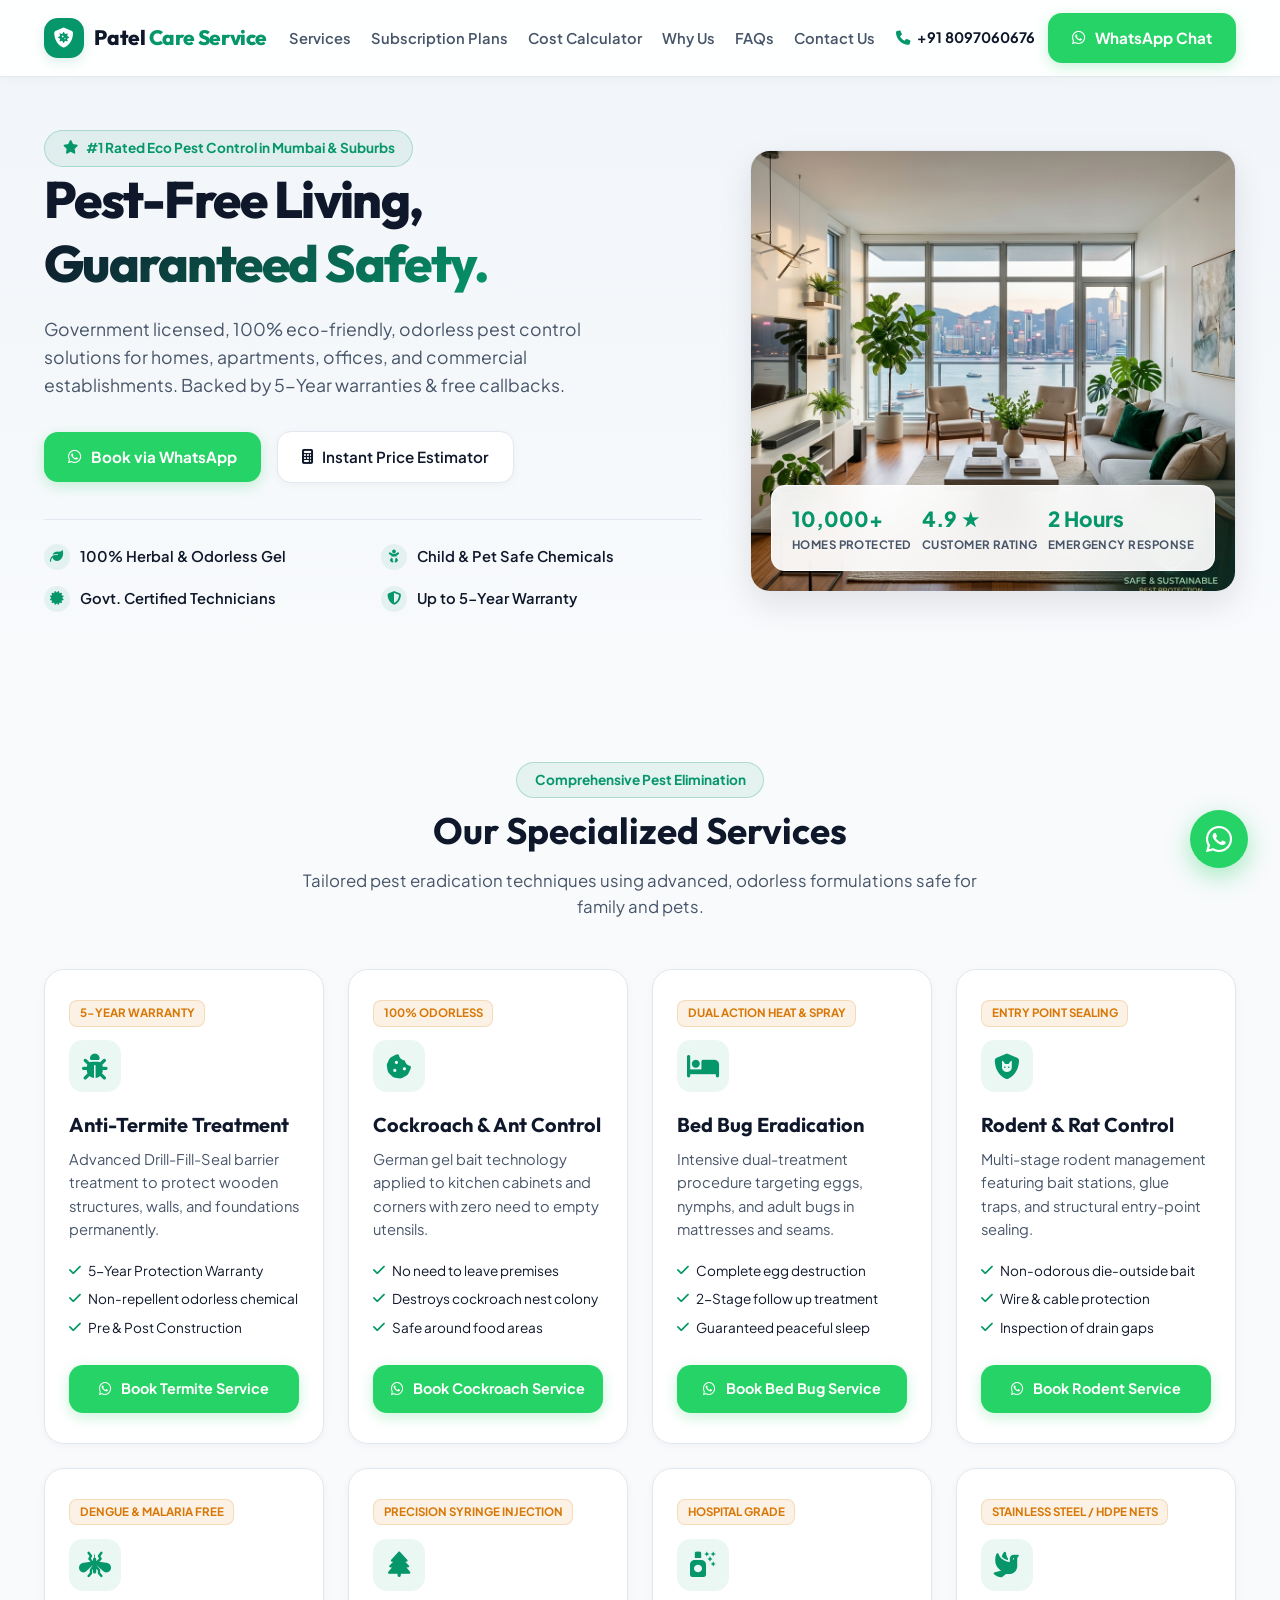
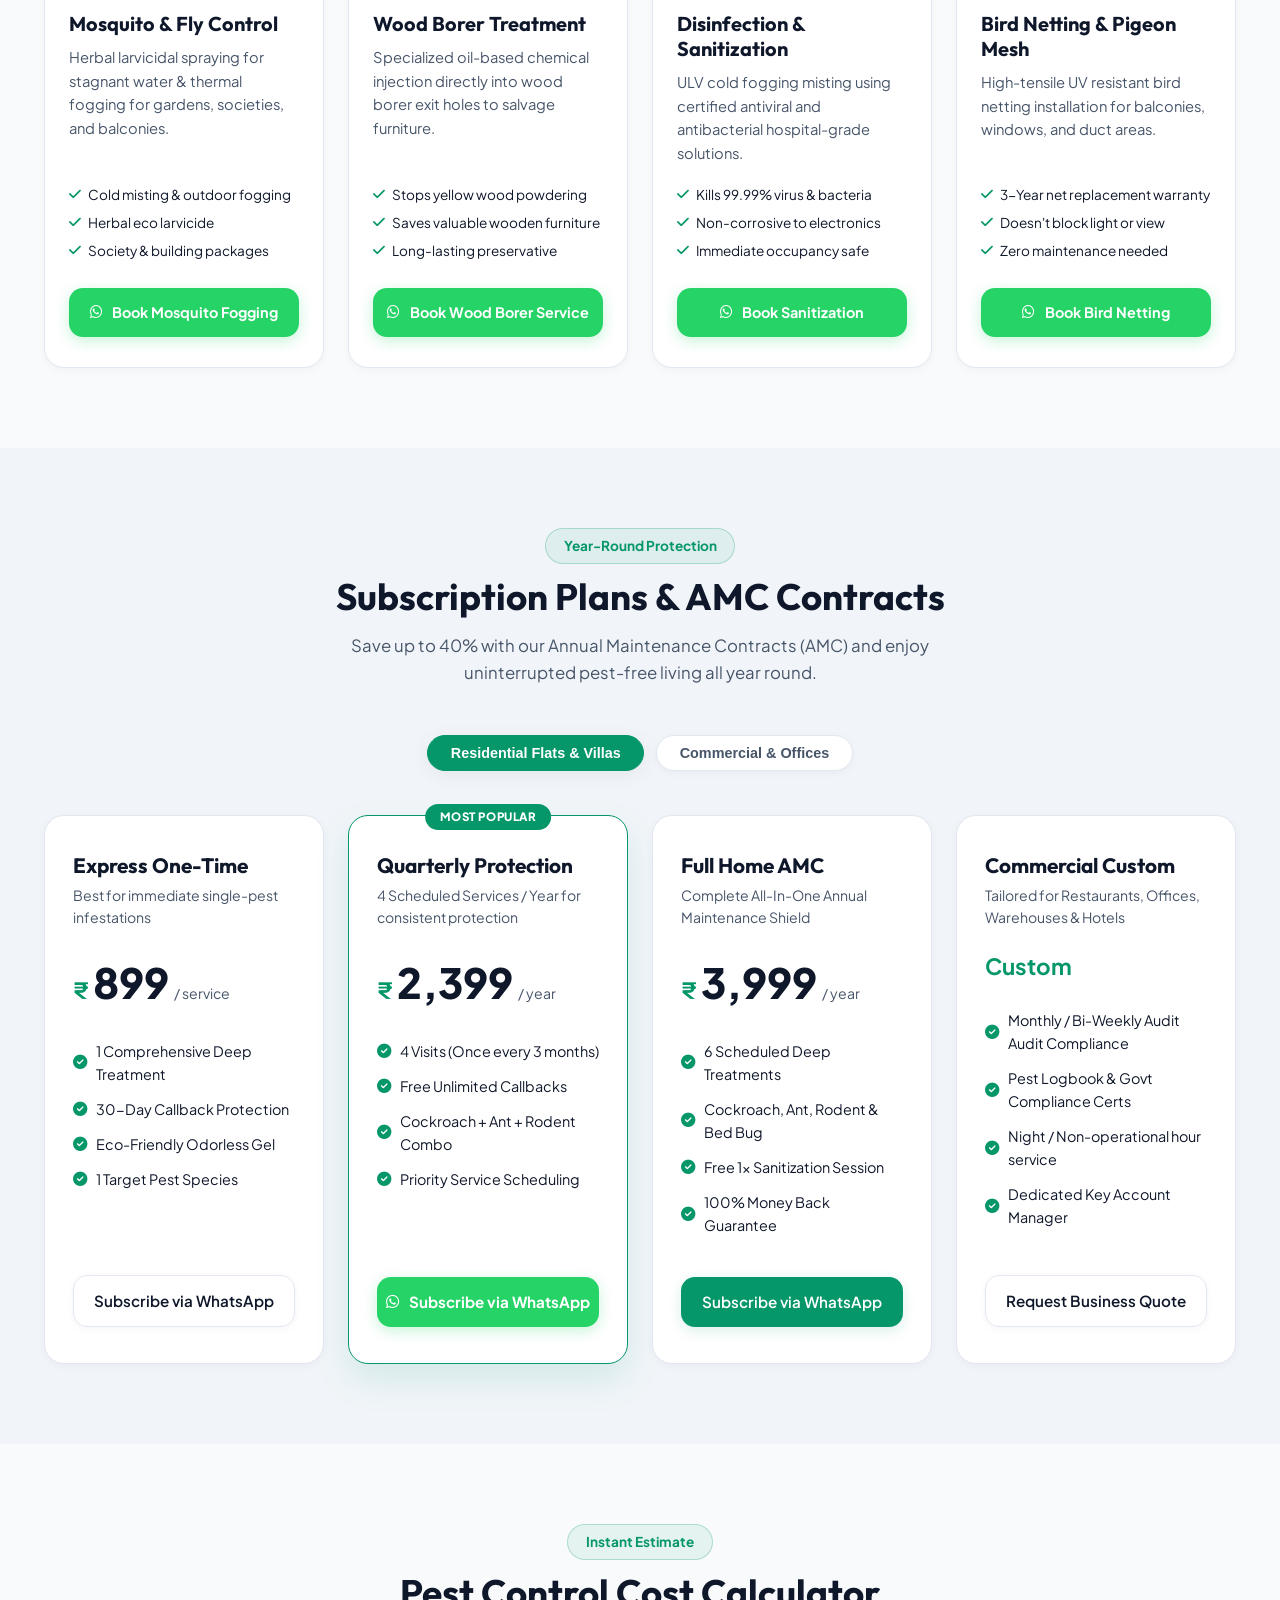
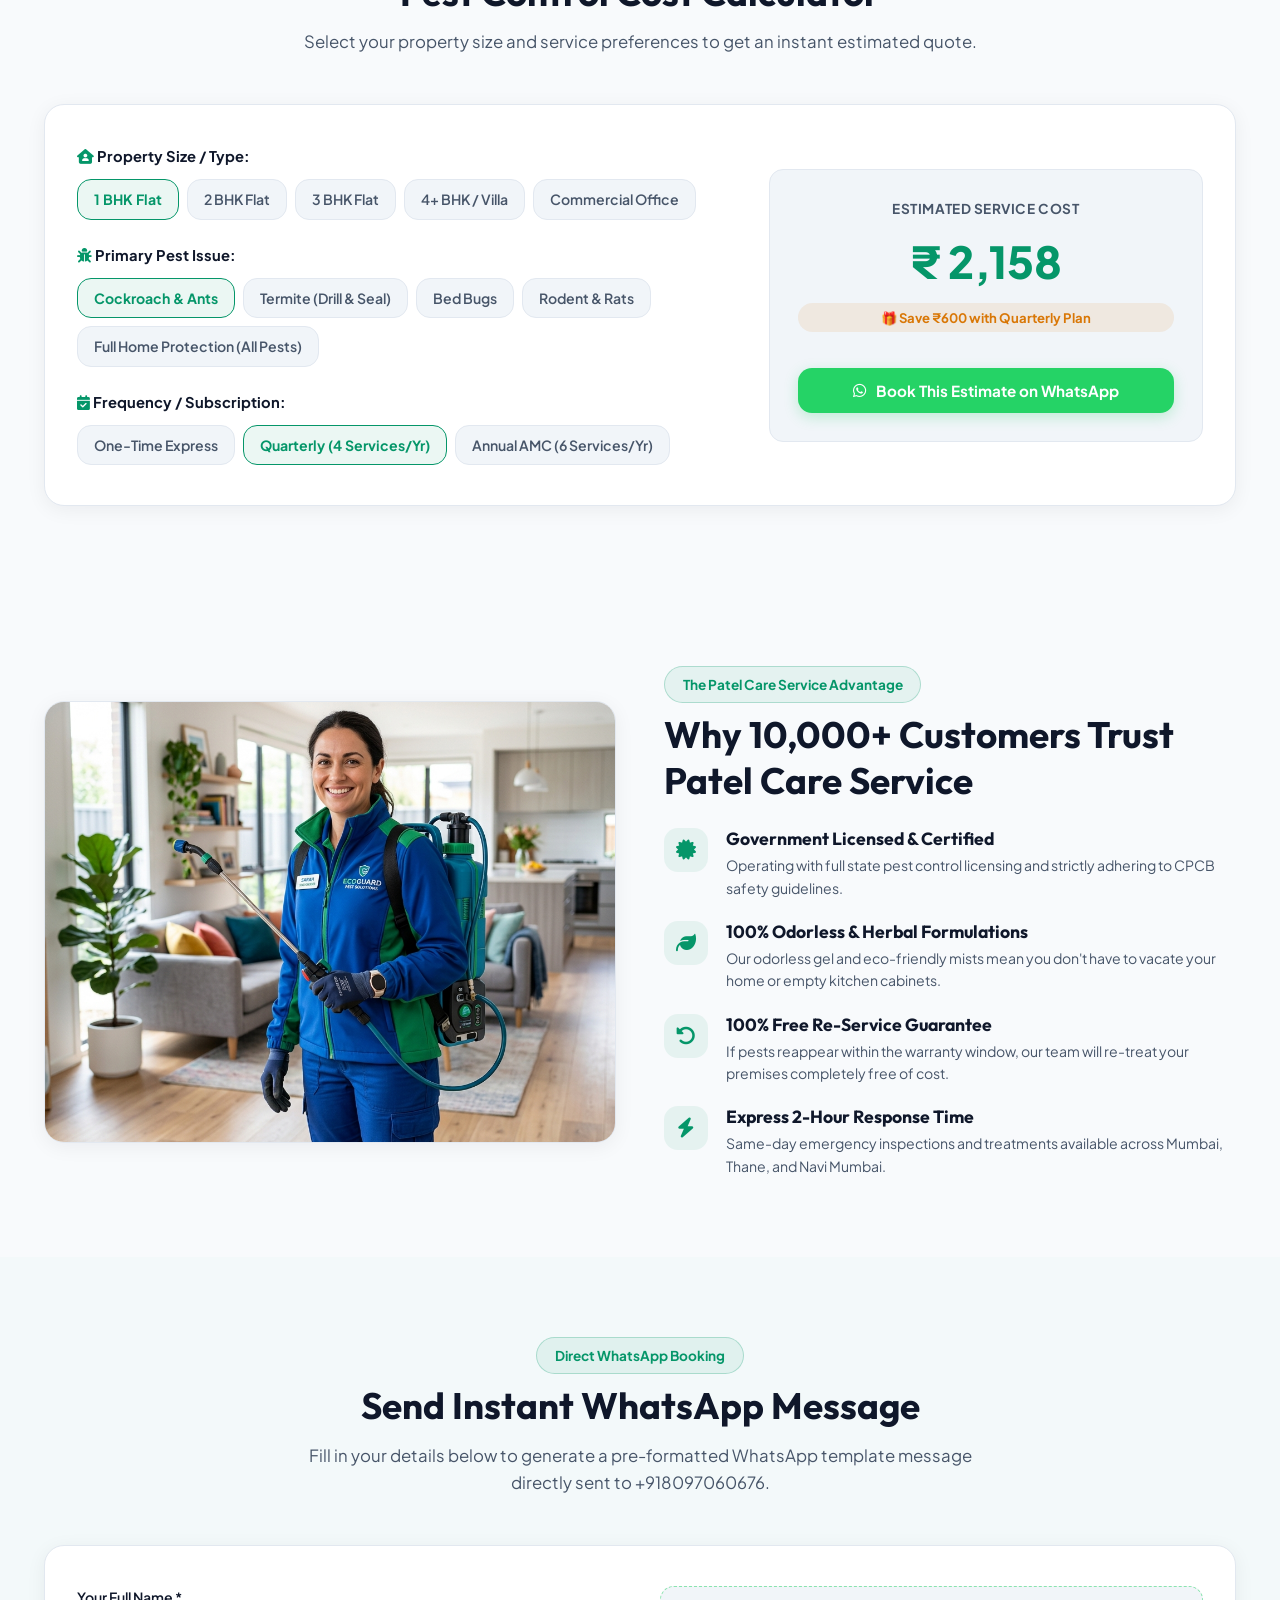
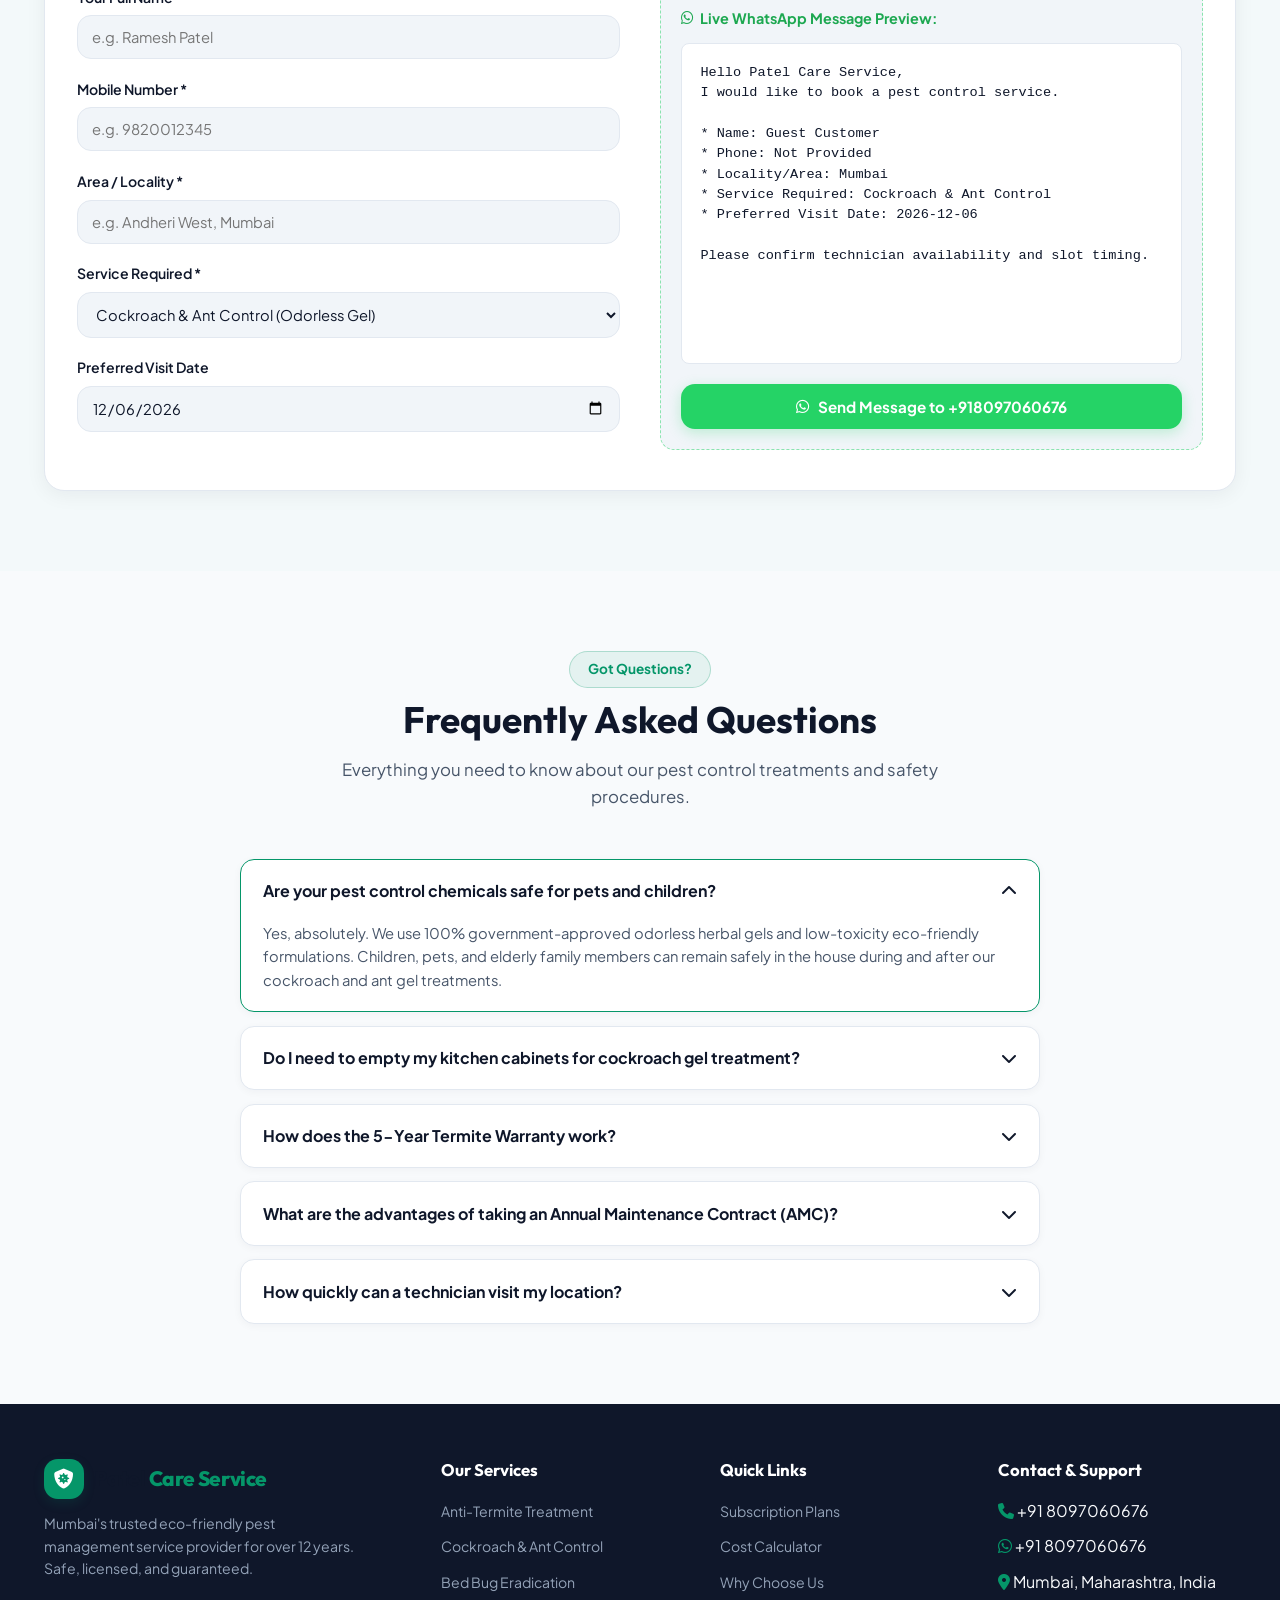
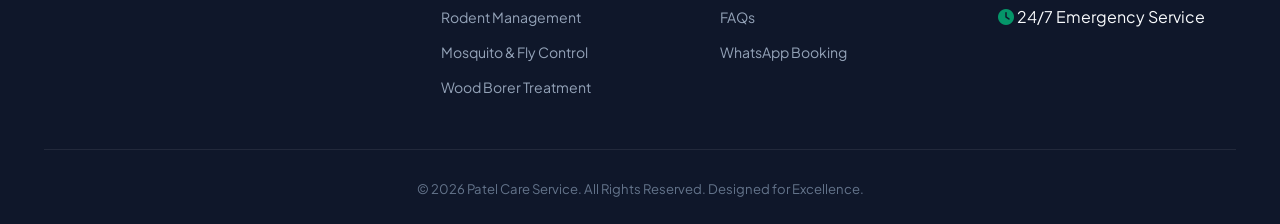
<file: index.html>
<!DOCTYPE html>
<html lang="en">
<head>
  <meta charset="UTF-8">
  <meta name="viewport" content="width=device-width, initial-scale=1.0">
  <title>Patel Care Service | Govt Licensed Eco-Friendly Pest Control & AMC Services</title>
  <meta name="description" content="Patel Care Service provides 100% safe, odorless, and eco-friendly pest control services for home and commercial premises. Termite, Cockroach, Bed Bug, Rodent & AMC Subscription plans. Contact +918097060676.">

  <!-- Favicon -->
  <link rel="icon" type="image/png" href="assets/favicon.png">
  <link rel="apple-touch-icon" href="assets/favicon.png">

  <!-- Open Graph Meta Tags for WhatsApp & Social Link Sharing -->
  <meta property="og:type" content="website">
  <meta property="og:url" content="https://patel-pest-service.vercel.app/">
  <meta property="og:title" content="Patel Care Service | Govt Licensed Eco-Friendly Pest Services">
  <meta property="og:description" content="100% Herbal & Odorless Pest Control for Homes & Commercial Premises. Anti-Termite, Cockroach, Bed Bug, Rodent & AMC Subscription plans. Contact +91 8097060676.">
  <meta property="og:image" content="https://patel-pest-service.vercel.app/assets/og-preview.png">
  <meta property="og:image:secure_url" content="https://patel-pest-service.vercel.app/assets/og-preview.png">
  <meta property="og:image:type" content="image/png">
  <meta property="og:image:width" content="1200">
  <meta property="og:image:height" content="630">
  <meta property="og:site_name" content="Patel Care Service">

  <!-- Twitter Meta Tags -->
  <meta name="twitter:card" content="summary_large_image">
  <meta name="twitter:domain" content="patel-pest-service.vercel.app">
  <meta name="twitter:url" content="https://patel-pest-service.vercel.app/">
  <meta name="twitter:title" content="Patel Care Service | Govt Licensed Eco-Friendly Pest Services">
  <meta name="twitter:description" content="100% Herbal & Odorless Pest Control for Homes & Offices. Termite, Cockroach, Bed Bug, Rodent & AMC Subscription plans. Contact +91 8097060676.">
  <meta name="twitter:image" content="https://patel-pest-service.vercel.app/assets/og-preview.png">

  <link rel="stylesheet" href="styles.css">
  <!-- Font Awesome Icons -->
  <link rel="stylesheet" href="https://cdnjs.cloudflare.com/ajax/libs/font-awesome/6.4.0/css/all.min.css">
</head>
<body>

  <!-- Floating WhatsApp CTA -->
  <a href="https://wa.me/918097060676?text=Hi%20Patel%20Care%20Service%2C%20I%20need%20an%20urgent%20pest%20control%20inspection." 
     target="_blank" 
     rel="noopener noreferrer" 
     class="whatsapp-float" 
     id="floatingWhatsappBtn"
     aria-label="Chat on WhatsApp">
    <i class="fa-brands fa-whatsapp"></i>
  </a>

  <!-- Header Navigation -->
  <header class="header" id="header">
    <div class="container header-container">
      <a href="#" class="brand">
        <div class="brand-icon">
          <i class="fa-solid fa-shield-virus"></i>
        </div>
        <div class="brand-name">
          Patel <span class="text-emerald">Care Service</span>
        </div>
      </a>

      <nav>
        <ul class="nav-menu" id="navMenu">
          <li><a href="#services" class="nav-link">Services</a></li>
          <li><a href="#pricing" class="nav-link">Subscription Plans</a></li>
          <li><a href="#estimator" class="nav-link">Cost Calculator</a></li>
          <li><a href="#why-us" class="nav-link">Why Us</a></li>
          <li><a href="#faqs" class="nav-link">FAQs</a></li>
          <li><a href="#contact" class="nav-link">Contact Us</a></li>
          <li class="mobile-only-cta" style="margin-top: 0.5rem; display: none;">
            <a href="tel:+918097060676" class="btn btn-secondary" style="width: 100%; text-align: center;">
              <i class="fa-solid fa-phone text-emerald"></i> Call +91 8097060676
            </a>
          </li>
        </ul>
      </nav>

      <div class="header-actions">
        <a href="tel:+918097060676" class="phone-link">
          <i class="fa-solid fa-phone text-emerald"></i>
          <span>+91 8097060676</span>
        </a>
        <a href="https://wa.me/918097060676?text=Hello%20Patel%20Care%20Service%2C%20I%20would%20like%20to%20inquire%20about%20your%20services." 
           target="_blank" 
           rel="noopener noreferrer" 
           class="btn btn-whatsapp" 
           id="headerWhatsappBtn">
          <i class="fa-brands fa-whatsapp"></i>
          <span>WhatsApp Chat</span>
        </a>
        <button class="mobile-toggle" id="mobileToggle" aria-label="Toggle navigation">
          <i class="fa-solid fa-bars"></i>
        </button>
      </div>
    </div>
  </header>

  <!-- Hero Section -->
  <section class="hero" id="hero">
    <div class="container hero-grid">
      <div class="hero-content">
        <div class="badge hero-badge">
          <i class="fa-solid fa-star text-amber"></i>
          <span>#1 Rated Eco Pest Control in Mumbai & Suburbs</span>
        </div>
        <h1 class="hero-title">
          Pest-Free Living, <br>
          <span class="text-gradient">Guaranteed Safety.</span>
        </h1>
        <p class="hero-subtitle">
          Government licensed, 100% eco-friendly, odorless pest control solutions for homes, apartments, offices, and commercial establishments. Backed by 5-Year warranties & free callbacks.
        </p>

        <div class="hero-actions">
          <a href="https://wa.me/918097060676?text=Hi%20Patel%20Care%20Service%2C%20I%20want%20to%20book%20a%20free%20pest%20inspection%20service." 
             target="_blank" 
             rel="noopener noreferrer" 
             class="btn btn-whatsapp" 
             id="heroBookWhatsappBtn">
            <i class="fa-brands fa-whatsapp"></i>
            <span>Book via WhatsApp</span>
          </a>
          <a href="#estimator" class="btn btn-secondary">
            <i class="fa-solid fa-calculator"></i>
            <span>Instant Price Estimator</span>
          </a>
        </div>

        <div class="hero-trust-list">
          <div class="trust-item">
            <div class="trust-icon"><i class="fa-solid fa-leaf"></i></div>
            <span>100% Herbal & Odorless Gel</span>
          </div>
          <div class="trust-item">
            <div class="trust-icon"><i class="fa-solid fa-baby"></i></div>
            <span>Child & Pet Safe Chemicals</span>
          </div>
          <div class="trust-item">
            <div class="trust-icon"><i class="fa-solid fa-certificate"></i></div>
            <span>Govt. Certified Technicians</span>
          </div>
          <div class="trust-item">
            <div class="trust-icon"><i class="fa-solid fa-shield-halved"></i></div>
            <span>Up to 5-Year Warranty</span>
          </div>
        </div>
      </div>

      <div class="hero-image-wrapper">
        <div class="hero-card">
          <img src="assets/hero.png" alt="Patel Care Service - Clean Modern Home">
          <div class="hero-floating-badge">
            <div class="stat-item">
              <div class="stat-number">10,000+</div>
              <div class="stat-label">Homes Protected</div>
            </div>
            <div class="stat-item">
              <div class="stat-number">4.9 ★</div>
              <div class="stat-label">Customer Rating</div>
            </div>
            <div class="stat-item">
              <div class="stat-number">2 Hours</div>
              <div class="stat-label">Emergency Response</div>
            </div>
          </div>
        </div>
      </div>
    </div>
  </section>

  <!-- Comprehensive Services Section -->
  <section class="section" id="services">
    <div class="container">
      <div class="section-header">
        <div class="badge">Comprehensive Pest Elimination</div>
        <h2 class="section-title">Our Specialized Services</h2>
        <p class="section-subtitle">
          Tailored pest eradication techniques using advanced, odorless formulations safe for family and pets.
        </p>
      </div>

      <div class="services-grid">
        <!-- Service 1: Termite Control -->
        <div class="service-card">
          <div class="service-tag">5-YEAR WARRANTY</div>
          <div class="service-icon-box">
            <i class="fa-solid fa-bug"></i>
          </div>
          <h3 class="service-title">Anti-Termite Treatment</h3>
          <p class="service-desc">
            Advanced Drill-Fill-Seal barrier treatment to protect wooden structures, walls, and foundations permanently.
          </p>
          <ul class="service-features">
            <li><i class="fa-solid fa-check"></i> 5-Year Protection Warranty</li>
            <li><i class="fa-solid fa-check"></i> Non-repellent odorless chemical</li>
            <li><i class="fa-solid fa-check"></i> Pre & Post Construction</li>
          </ul>
          <a href="https://wa.me/918097060676?text=Hi%20Patel%20Care%20Service%2C%20I%20want%20to%20book%20Anti-Termite%20Treatment." 
             target="_blank" rel="noopener noreferrer" class="btn btn-whatsapp" style="width: 100%; font-size: 0.9rem;">
            <i class="fa-brands fa-whatsapp"></i> Book Termite Service
          </a>
        </div>

        <!-- Service 2: Cockroach Control -->
        <div class="service-card">
          <div class="service-tag">100% ODORLESS</div>
          <div class="service-icon-box">
            <i class="fa-solid fa-cookie-bite"></i>
          </div>
          <h3 class="service-title">Cockroach & Ant Control</h3>
          <p class="service-desc">
            German gel bait technology applied to kitchen cabinets and corners with zero need to empty utensils.
          </p>
          <ul class="service-features">
            <li><i class="fa-solid fa-check"></i> No need to leave premises</li>
            <li><i class="fa-solid fa-check"></i> Destroys cockroach nest colony</li>
            <li><i class="fa-solid fa-check"></i> Safe around food areas</li>
          </ul>
          <a href="https://wa.me/918097060676?text=Hi%20Patel%20Care%20Service%2C%20I%20need%20Cockroach%20%26%20Ant%20Control%20service." 
             target="_blank" rel="noopener noreferrer" class="btn btn-whatsapp" style="width: 100%; font-size: 0.9rem;">
            <i class="fa-brands fa-whatsapp"></i> Book Cockroach Service
          </a>
        </div>

        <!-- Service 3: Bed Bug Eradication -->
        <div class="service-card">
          <div class="service-tag">DUAL ACTION HEAT & SPRAY</div>
          <div class="service-icon-box">
            <i class="fa-solid fa-bed"></i>
          </div>
          <h3 class="service-title">Bed Bug Eradication</h3>
          <p class="service-desc">
            Intensive dual-treatment procedure targeting eggs, nymphs, and adult bugs in mattresses and seams.
          </p>
          <ul class="service-features">
            <li><i class="fa-solid fa-check"></i> Complete egg destruction</li>
            <li><i class="fa-solid fa-check"></i> 2-Stage follow up treatment</li>
            <li><i class="fa-solid fa-check"></i> Guaranteed peaceful sleep</li>
          </ul>
          <a href="https://wa.me/918097060676?text=Hi%20Patel%20Care%20Service%2C%20I%20need%20urgent%20Bed%20Bug%20Treatment." 
             target="_blank" rel="noopener noreferrer" class="btn btn-whatsapp" style="width: 100%; font-size: 0.9rem;">
            <i class="fa-brands fa-whatsapp"></i> Book Bed Bug Service
          </a>
        </div>

        <!-- Service 4: Rodent Control -->
        <div class="service-card">
          <div class="service-tag">ENTRY POINT SEALING</div>
          <div class="service-icon-box">
            <i class="fa-solid fa-shield-cat"></i>
          </div>
          <h3 class="service-title">Rodent & Rat Control</h3>
          <p class="service-desc">
            Multi-stage rodent management featuring bait stations, glue traps, and structural entry-point sealing.
          </p>
          <ul class="service-features">
            <li><i class="fa-solid fa-check"></i> Non-odorous die-outside bait</li>
            <li><i class="fa-solid fa-check"></i> Wire & cable protection</li>
            <li><i class="fa-solid fa-check"></i> Inspection of drain gaps</li>
          </ul>
          <a href="https://wa.me/918097060676?text=Hi%20Patel%20Care%20Service%2C%20I%20want%20to%20inquire%20about%20Rodent%20%26%20Rat%20Control." 
             target="_blank" rel="noopener noreferrer" class="btn btn-whatsapp" style="width: 100%; font-size: 0.9rem;">
            <i class="fa-brands fa-whatsapp"></i> Book Rodent Service
          </a>
        </div>

        <!-- Service 5: Mosquito Control -->
        <div class="service-card">
          <div class="service-tag">DENGUE & MALARIA FREE</div>
          <div class="service-icon-box">
            <i class="fa-solid fa-mosquito"></i>
          </div>
          <h3 class="service-title">Mosquito & Fly Control</h3>
          <p class="service-desc">
            Herbal larvicidal spraying for stagnant water & thermal fogging for gardens, societies, and balconies.
          </p>
          <ul class="service-features">
            <li><i class="fa-solid fa-check"></i> Cold misting & outdoor fogging</li>
            <li><i class="fa-solid fa-check"></i> Herbal eco larvicide</li>
            <li><i class="fa-solid fa-check"></i> Society & building packages</li>
          </ul>
          <a href="https://wa.me/918097060676?text=Hi%20Patel%20Care%20Service%2C%20I%20need%20Mosquito%20%26%20Fly%20Fogging%20service." 
             target="_blank" rel="noopener noreferrer" class="btn btn-whatsapp" style="width: 100%; font-size: 0.9rem;">
            <i class="fa-brands fa-whatsapp"></i> Book Mosquito Fogging
          </a>
        </div>

        <!-- Service 6: Wood Borer Treatment -->
        <div class="service-card">
          <div class="service-tag">PRECISION SYRINGE INJECTION</div>
          <div class="service-icon-box">
            <i class="fa-solid fa-tree"></i>
          </div>
          <h3 class="service-title">Wood Borer Treatment</h3>
          <p class="service-desc">
            Specialized oil-based chemical injection directly into wood borer exit holes to salvage furniture.
          </p>
          <ul class="service-features">
            <li><i class="fa-solid fa-check"></i> Stops yellow wood powdering</li>
            <li><i class="fa-solid fa-check"></i> Saves valuable wooden furniture</li>
            <li><i class="fa-solid fa-check"></i> Long-lasting preservative</li>
          </ul>
          <a href="https://wa.me/918097060676?text=Hi%20Patel%20Care%20Service%2C%20I%20need%20Wood%20Borer%20furniture%20treatment." 
             target="_blank" rel="noopener noreferrer" class="btn btn-whatsapp" style="width: 100%; font-size: 0.9rem;">
            <i class="fa-brands fa-whatsapp"></i> Book Wood Borer Service
          </a>
        </div>

        <!-- Service 7: Disinfection & Sanitization -->
        <div class="service-card">
          <div class="service-tag">HOSPITAL GRADE</div>
          <div class="service-icon-box">
            <i class="fa-solid fa-spray-can-sparkles"></i>
          </div>
          <h3 class="service-title">Disinfection & Sanitization</h3>
          <p class="service-desc">
            ULV cold fogging misting using certified antiviral and antibacterial hospital-grade solutions.
          </p>
          <ul class="service-features">
            <li><i class="fa-solid fa-check"></i> Kills 99.99% virus & bacteria</li>
            <li><i class="fa-solid fa-check"></i> Non-corrosive to electronics</li>
            <li><i class="fa-solid fa-check"></i> Immediate occupancy safe</li>
          </ul>
          <a href="https://wa.me/918097060676?text=Hi%20Patel%20Care%20Service%2C%20I%20need%20Disinfection%20%26%20Sanitization%20service." 
             target="_blank" rel="noopener noreferrer" class="btn btn-whatsapp" style="width: 100%; font-size: 0.9rem;">
            <i class="fa-brands fa-whatsapp"></i> Book Sanitization
          </a>
        </div>

        <!-- Service 8: Bird Netting -->
        <div class="service-card">
          <div class="service-tag">STAINLESS STEEL / HDPE NETS</div>
          <div class="service-icon-box">
            <i class="fa-solid fa-dove"></i>
          </div>
          <h3 class="service-title">Bird Netting & Pigeon Mesh</h3>
          <p class="service-desc">
            High-tensile UV resistant bird netting installation for balconies, windows, and duct areas.
          </p>
          <ul class="service-features">
            <li><i class="fa-solid fa-check"></i> 3-Year net replacement warranty</li>
            <li><i class="fa-solid fa-check"></i> Doesn't block light or view</li>
            <li><i class="fa-solid fa-check"></i> Zero maintenance needed</li>
          </ul>
          <a href="https://wa.me/918097060676?text=Hi%20Patel%20Care%20Service%2C%20I%20need%20Bird%20Netting%20installation%20for%20balcony." 
             target="_blank" rel="noopener noreferrer" class="btn btn-whatsapp" style="width: 100%; font-size: 0.9rem;">
            <i class="fa-brands fa-whatsapp"></i> Book Bird Netting
          </a>
        </div>
      </div>
    </div>
  </section>

  <!-- Subscription Plans & Pricing Section -->
  <section class="section pricing-section" id="pricing">
    <div class="container">
      <div class="section-header">
        <div class="badge">Year-Round Protection</div>
        <h2 class="section-title">Subscription Plans & AMC Contracts</h2>
        <p class="section-subtitle">
          Save up to 40% with our Annual Maintenance Contracts (AMC) and enjoy uninterrupted pest-free living all year round.
        </p>
      </div>

      <div class="toggle-container">
        <button class="toggle-btn active" id="toggleResidential" onclick="switchPlanType('residential')">Residential Flats & Villas</button>
        <button class="toggle-btn" id="toggleCommercial" onclick="switchPlanType('commercial')">Commercial & Offices</button>
      </div>

      <div class="pricing-grid" id="pricingGrid">
        <!-- Plan 1: One-Time -->
        <div class="pricing-card">
          <h3 class="pricing-plan-name">Express One-Time</h3>
          <p class="pricing-plan-desc">Best for immediate single-pest infestations</p>
          <div class="price-box">
            <span class="price-currency">₹</span>
            <span class="price-amount" id="p1-price">899</span>
            <span class="price-period">/ service</span>
          </div>
          <ul class="pricing-features">
            <li><i class="fa-solid fa-circle-check"></i> 1 Comprehensive Deep Treatment</li>
            <li><i class="fa-solid fa-circle-check"></i> 30-Day Callback Protection</li>
            <li><i class="fa-solid fa-circle-check"></i> Eco-Friendly Odorless Gel</li>
            <li><i class="fa-solid fa-circle-check"></i> 1 Target Pest Species</li>
          </ul>
          <a href="https://wa.me/918097060676?text=Hi%20Patel%20Care%20Service%2C%20I%20want%20to%20subscribe%20to%20Express%20One-Time%20Plan." 
             target="_blank" rel="noopener noreferrer" class="btn btn-secondary" style="width: 100%;">
            Subscribe via WhatsApp
          </a>
        </div>

        <!-- Plan 2: Quarterly Protection (Popular) -->
        <div class="pricing-card popular">
          <h3 class="pricing-plan-name">Quarterly Protection</h3>
          <p class="pricing-plan-desc">4 Scheduled Services / Year for consistent protection</p>
          <div class="price-box">
            <span class="price-currency">₹</span>
            <span class="price-amount" id="p2-price">2,399</span>
            <span class="price-period">/ year</span>
          </div>
          <ul class="pricing-features">
            <li><i class="fa-solid fa-circle-check"></i> 4 Visits (Once every 3 months)</li>
            <li><i class="fa-solid fa-circle-check"></i> Free Unlimited Callbacks</li>
            <li><i class="fa-solid fa-circle-check"></i> Cockroach + Ant + Rodent Combo</li>
            <li><i class="fa-solid fa-circle-check"></i> Priority Service Scheduling</li>
          </ul>
          <a href="https://wa.me/918097060676?text=Hi%20Patel%20Care%20Service%2C%20I%20want%20to%20subscribe%20to%20Quarterly%20Protection%20Plan%20(%E2%82%B92399%2Fyr)." 
             target="_blank" rel="noopener noreferrer" class="btn btn-whatsapp" style="width: 100%;">
            <i class="fa-brands fa-whatsapp"></i> Subscribe via WhatsApp
          </a>
        </div>

        <!-- Plan 3: Annual AMC (Best Value) -->
        <div class="pricing-card">
          <h3 class="pricing-plan-name">Full Home AMC</h3>
          <p class="pricing-plan-desc">Complete All-In-One Annual Maintenance Shield</p>
          <div class="price-box">
            <span class="price-currency">₹</span>
            <span class="price-amount" id="p3-price">3,999</span>
            <span class="price-period">/ year</span>
          </div>
          <ul class="pricing-features">
            <li><i class="fa-solid fa-circle-check"></i> 6 Scheduled Deep Treatments</li>
            <li><i class="fa-solid fa-circle-check"></i> Cockroach, Ant, Rodent & Bed Bug</li>
            <li><i class="fa-solid fa-circle-check"></i> Free 1x Sanitization Session</li>
            <li><i class="fa-solid fa-circle-check"></i> 100% Money Back Guarantee</li>
          </ul>
          <a href="https://wa.me/918097060676?text=Hi%20Patel%20Care%20Service%2C%20I%20want%20to%20subscribe%20to%20Full%20Home%20AMC%20Plan." 
             target="_blank" rel="noopener noreferrer" class="btn btn-primary" style="width: 100%;">
            Subscribe via WhatsApp
          </a>
        </div>

        <!-- Plan 4: Commercial Enterprise -->
        <div class="pricing-card">
          <h3 class="pricing-plan-name">Commercial Custom</h3>
          <p class="pricing-plan-desc">Tailored for Restaurants, Offices, Warehouses & Hotels</p>
          <div class="price-box">
            <span class="price-currency">Custom</span>
          </div>
          <ul class="pricing-features">
            <li><i class="fa-solid fa-circle-check"></i> Monthly / Bi-Weekly Audit Audit Compliance</li>
            <li><i class="fa-solid fa-circle-check"></i> Pest Logbook & Govt Compliance Certs</li>
            <li><i class="fa-solid fa-circle-check"></i> Night / Non-operational hour service</li>
            <li><i class="fa-solid fa-circle-check"></i> Dedicated Key Account Manager</li>
          </ul>
          <a href="https://wa.me/918097060676?text=Hi%20Patel%20Care%20Service%2C%20I%20need%20a%20Custom%20Commercial%20Pest%20Control%20Quote%20for%20my%20business." 
             target="_blank" rel="noopener noreferrer" class="btn btn-secondary" style="width: 100%;">
            Request Business Quote
          </a>
        </div>
      </div>
    </div>
  </section>

  <!-- Interactive Pest Cost Estimator -->
  <section class="section" id="estimator">
    <div class="container">
      <div class="section-header">
        <div class="badge">Instant Estimate</div>
        <h2 class="section-title">Pest Control Cost Calculator</h2>
        <p class="section-subtitle">Select your property size and service preferences to get an instant estimated quote.</p>
      </div>

      <div class="estimator-card">
        <div class="estimator-controls">
          <div class="control-group">
            <label><i class="fa-solid fa-house-user text-emerald"></i> Property Size / Type:</label>
            <div class="chip-group" id="propertyChipGroup">
              <div class="chip selected" data-value="1bhk" onclick="selectProperty('1bhk')">1 BHK Flat</div>
              <div class="chip" data-value="2bhk" onclick="selectProperty('2bhk')">2 BHK Flat</div>
              <div class="chip" data-value="3bhk" onclick="selectProperty('3bhk')">3 BHK Flat</div>
              <div class="chip" data-value="villa" onclick="selectProperty('villa')">4+ BHK / Villa</div>
              <div class="chip" data-value="office" onclick="selectProperty('office')">Commercial Office</div>
            </div>
          </div>

          <div class="control-group">
            <label><i class="fa-solid fa-bug text-emerald"></i> Primary Pest Issue:</label>
            <div class="chip-group" id="pestChipGroup">
              <div class="chip selected" data-value="cockroach" onclick="selectPest('cockroach')">Cockroach & Ants</div>
              <div class="chip" data-value="termite" onclick="selectPest('termite')">Termite (Drill & Seal)</div>
              <div class="chip" data-value="bedbug" onclick="selectPest('bedbug')">Bed Bugs</div>
              <div class="chip" data-value="rodent" onclick="selectPest('rodent')">Rodent & Rats</div>
              <div class="chip" data-value="combo" onclick="selectPest('combo')">Full Home Protection (All Pests)</div>
            </div>
          </div>

          <div class="control-group">
            <label><i class="fa-solid fa-calendar-check text-emerald"></i> Frequency / Subscription:</label>
            <div class="chip-group" id="freqChipGroup">
              <div class="chip" data-value="once" onclick="selectFreq('once')">One-Time Express</div>
              <div class="chip selected" data-value="quarterly" onclick="selectFreq('quarterly')">Quarterly (4 Services/Yr)</div>
              <div class="chip" data-value="amc" onclick="selectFreq('amc')">Annual AMC (6 Services/Yr)</div>
            </div>
          </div>
        </div>

        <div class="estimator-result-box">
          <div class="result-heading">Estimated Service Cost</div>
          <div class="result-price" id="calcTotalPrice">₹ 2,399</div>
          <div class="result-savings" id="calcSavingsTag">🎁 You Save ₹600 with Quarterly Plan</div>
          <button class="btn btn-whatsapp" id="calcWhatsappBtn" onclick="sendCalculatedQuote()" style="width: 100%; margin-top: 1rem;">
            <i class="fa-brands fa-whatsapp"></i> Book This Estimate on WhatsApp
          </button>
        </div>
      </div>
    </div>
  </section>

  <!-- Why Choose Us & Technician Section -->
  <section class="section" id="why-us">
    <div class="container why-us-grid">
      <div class="technician-image-box">
        <img src="assets/technician.png" alt="Patel Care Service Certified Technician">
      </div>

      <div>
        <div class="badge">The Patel Care Service Advantage</div>
        <h2 class="section-title" style="text-align: left; margin-bottom: 1.5rem;">
          Why 10,000+ Customers Trust Patel Care Service
        </h2>

        <div class="feature-list">
          <div class="feature-item">
            <div class="feature-icon"><i class="fa-solid fa-certificate"></i></div>
            <div>
              <h3 class="feature-title">Government Licensed & Certified</h3>
              <p class="feature-desc">Operating with full state pest control licensing and strictly adhering to CPCB safety guidelines.</p>
            </div>
          </div>

          <div class="feature-item">
            <div class="feature-icon"><i class="fa-solid fa-leaf"></i></div>
            <div>
              <h3 class="feature-title">100% Odorless & Herbal Formulations</h3>
              <p class="feature-desc">Our odorless gel and eco-friendly mists mean you don't have to vacate your home or empty kitchen cabinets.</p>
            </div>
          </div>

          <div class="feature-item">
            <div class="feature-icon"><i class="fa-solid fa-rotate-left"></i></div>
            <div>
              <h3 class="feature-title">100% Free Re-Service Guarantee</h3>
              <p class="feature-desc">If pests reappear within the warranty window, our team will re-treat your premises completely free of cost.</p>
            </div>
          </div>

          <div class="feature-item">
            <div class="feature-icon"><i class="fa-solid fa-bolt"></i></div>
            <div>
              <h3 class="feature-title">Express 2-Hour Response Time</h3>
              <p class="feature-desc">Same-day emergency inspections and treatments available across Mumbai, Thane, and Navi Mumbai.</p>
            </div>
          </div>
        </div>
      </div>
    </div>
  </section>

  <!-- WhatsApp Booking Contact Form & Generator -->
  <section class="section" id="contact" style="background: rgba(16, 185, 129, 0.02);">
    <div class="container">
      <div class="section-header">
        <div class="badge">Direct WhatsApp Booking</div>
        <h2 class="section-title">Send Instant WhatsApp Message</h2>
        <p class="section-subtitle">Fill in your details below to generate a pre-formatted WhatsApp template message directly sent to +918097060676.</p>
      </div>

      <div class="contact-card">
        <form id="whatsappForm" onsubmit="handleFormSubmit(event)">
          <div class="form-group">
            <label for="custName">Your Full Name *</label>
            <input type="text" id="custName" class="form-input" placeholder="e.g. Ramesh Patel" required oninput="updateMessagePreview()">
          </div>

          <div class="form-group">
            <label for="custPhone">Mobile Number *</label>
            <input type="tel" id="custPhone" class="form-input" placeholder="e.g. 9820012345" required oninput="updateMessagePreview()">
          </div>

          <div class="form-group">
            <label for="custArea">Area / Locality *</label>
            <input type="text" id="custArea" class="form-input" placeholder="e.g. Andheri West, Mumbai" required oninput="updateMessagePreview()">
          </div>

          <div class="form-group">
            <label for="custService">Service Required *</label>
            <select id="custService" class="form-select" onchange="updateMessagePreview()">
              <option value="Cockroach & Ant Control">Cockroach & Ant Control (Odorless Gel)</option>
              <option value="Anti-Termite Treatment">Anti-Termite Treatment (5-Yr Warranty)</option>
              <option value="Bed Bug Eradication">Bed Bug Eradication</option>
              <option value="Rodent & Rat Control">Rodent & Rat Control</option>
              <option value="Mosquito & Fly Fogging">Mosquito & Fly Fogging</option>
              <option value="Full Home AMC Subscription">Full Home AMC Subscription</option>
              <option value="Commercial Business Quote">Commercial Business Quote</option>
            </select>
          </div>

          <div class="form-group">
            <label for="custDate">Preferred Visit Date</label>
            <input type="date" id="custDate" class="form-input" onchange="updateMessagePreview()">
          </div>
        </form>

        <div class="message-preview-box">
          <div class="preview-header">
            <i class="fa-brands fa-whatsapp"></i> Live WhatsApp Message Preview:
          </div>
          <div class="preview-body" id="previewText">
Hello Patel Care Service,
I would like to book a pest control service.

* Name: Guest Customer
* Phone: Not Provided
* Locality/Area: Mumbai
* Service Required: Cockroach & Ant Control
* Preferred Visit Date: Tomorrow

Please confirm technician availability and slot timing.
          </div>
          <button type="button" class="btn btn-whatsapp" style="width: 100%;" onclick="sendDirectWhatsappMessage()">
            <i class="fa-brands fa-whatsapp"></i> Send Message to +918097060676
          </button>
        </div>
      </div>
    </div>
  </section>

  <!-- FAQ Accordion -->
  <section class="section" id="faqs">
    <div class="container">
      <div class="section-header">
        <div class="badge">Got Questions?</div>
        <h2 class="section-title">Frequently Asked Questions</h2>
        <p class="section-subtitle">Everything you need to know about our pest control treatments and safety procedures.</p>
      </div>

      <div class="faq-grid">
        <div class="faq-item active" onclick="toggleFaq(this)">
          <div class="faq-question">
            <span>Are your pest control chemicals safe for pets and children?</span>
            <i class="fa-solid fa-chevron-down faq-toggle-icon"></i>
          </div>
          <div class="faq-answer">
            Yes, absolutely. We use 100% government-approved odorless herbal gels and low-toxicity eco-friendly formulations. Children, pets, and elderly family members can remain safely in the house during and after our cockroach and ant gel treatments.
          </div>
        </div>

        <div class="faq-item" onclick="toggleFaq(this)">
          <div class="faq-question">
            <span>Do I need to empty my kitchen cabinets for cockroach gel treatment?</span>
            <i class="fa-solid fa-chevron-down faq-toggle-icon"></i>
          </div>
          <div class="faq-answer">
            No! That is the beauty of our advanced German gel baiting technique. Our technicians apply minute gel dots in hidden hinges and corners without requiring you to move a single utensil or container.
          </div>
        </div>

        <div class="faq-item" onclick="toggleFaq(this)">
          <div class="faq-question">
            <span>How does the 5-Year Termite Warranty work?</span>
            <i class="fa-solid fa-chevron-down faq-toggle-icon"></i>
          </div>
          <div class="faq-answer">
            Our anti-termite treatment includes precision drilling along walls and furniture joints, filling with high-grade termiticide, and sealing with white cement. We provide an official stamped warranty certificate. If any termite activity resurfaces within 5 years, we re-treat the area free of charge.
          </div>
        </div>

        <div class="faq-item" onclick="toggleFaq(this)">
          <div class="faq-question">
            <span>What are the advantages of taking an Annual Maintenance Contract (AMC)?</span>
            <i class="fa-solid fa-chevron-down faq-toggle-icon"></i>
          </div>
          <div class="faq-answer">
            An AMC guarantees scheduled periodic checkups (every 2 to 3 months) to destroy pest breeding cycles before they start. Plus, AMC subscribers get unlimited free emergency callbacks, free sanitization sessions, and discounted rates.
          </div>
        </div>

        <div class="faq-item" onclick="toggleFaq(this)">
          <div class="faq-question">
            <span>How quickly can a technician visit my location?</span>
            <i class="fa-solid fa-chevron-down faq-toggle-icon"></i>
          </div>
          <div class="faq-answer">
            We provide same-day service! For emergency calls, our technicians arrive within 2 hours across Mumbai, Thane, and Navi Mumbai.
          </div>
        </div>
      </div>
    </div>
  </section>

  <!-- Footer -->
  <footer class="footer">
    <div class="container">
      <div class="footer-grid">
        <div>
          <a href="#" class="brand">
            <div class="brand-icon">
              <i class="fa-solid fa-shield-virus"></i>
            </div>
            <div class="brand-name">
              Patel <span class="text-emerald">Care Service</span>
            </div>
          </a>
          <p class="footer-desc">
            Mumbai's trusted eco-friendly pest management service provider for over 12 years. Safe, licensed, and guaranteed.
          </p>
        </div>

        <div>
          <h4 class="footer-title">Our Services</h4>
          <ul class="footer-links">
            <li><a href="#services">Anti-Termite Treatment</a></li>
            <li><a href="#services">Cockroach & Ant Control</a></li>
            <li><a href="#services">Bed Bug Eradication</a></li>
            <li><a href="#services">Rodent Management</a></li>
            <li><a href="#services">Mosquito & Fly Control</a></li>
            <li><a href="#services">Wood Borer Treatment</a></li>
          </ul>
        </div>

        <div>
          <h4 class="footer-title">Quick Links</h4>
          <ul class="footer-links">
            <li><a href="#pricing">Subscription Plans</a></li>
            <li><a href="#estimator">Cost Calculator</a></li>
            <li><a href="#why-us">Why Choose Us</a></li>
            <li><a href="#faqs">FAQs</a></li>
            <li><a href="#contact">WhatsApp Booking</a></li>
          </ul>
        </div>

        <div>
          <h4 class="footer-title">Contact & Support</h4>
          <ul class="footer-links">
            <li><i class="fa-solid fa-phone text-emerald"></i> +91 8097060676</li>
            <li><i class="fa-brands fa-whatsapp text-emerald"></i> +91 8097060676</li>
            <li><i class="fa-solid fa-location-dot text-emerald"></i> Mumbai, Maharashtra, India</li>
            <li><i class="fa-solid fa-clock text-emerald"></i> 24/7 Emergency Service</li>
          </ul>
        </div>
      </div>

      <div class="footer-bottom">
        <p>&copy; 2026 Patel Care Service. All Rights Reserved. Designed for Excellence.</p>
      </div>
    </div>
  </footer>

  <script src="app.js"></script>
</body>
</html>
</file>
<file: styles.css>
/* ==========================================================================
   Patel Care Service - Light Theme Design System & Responsive Layout
   ========================================================================== */

@import url('https://fonts.googleapis.com/css2?family=Plus+Jakarta+Sans:wght@300;400;500;600;700;800&family=Outfit:wght@400;500;600;700;800&display=swap');

:root {
  /* Light Color Tokens */
  --bg-main: #F8FAFC;
  --bg-alt: #F1F5F9;
  --bg-card: #FFFFFF;
  --bg-card-hover: #FFFFFF;
  --bg-card-border: #E2E8F0;
  --bg-header: rgba(255, 255, 255, 0.92);

  --emerald-primary: #059669;
  --emerald-light: #10B981;
  --emerald-dark: #047857;
  --emerald-bg: rgba(5, 150, 105, 0.08);
  --emerald-glow: rgba(5, 150, 105, 0.15);

  --whatsapp-green: #25D366;
  --whatsapp-dark: #1da851;
  --whatsapp-glow: rgba(37, 211, 102, 0.25);

  --accent-amber: #D97706;
  --accent-blue: #2563EB;

  --text-main: #0F172A;
  --text-muted: #475569;
  --text-dim: #94A3B8;

  --font-heading: 'Outfit', -apple-system, BlinkMacSystemFont, sans-serif;
  --font-body: 'Plus Jakarta Sans', -apple-system, BlinkMacSystemFont, sans-serif;

  --radius-sm: 8px;
  --radius-md: 14px;
  --radius-lg: 20px;
  --radius-full: 9999px;

  --shadow-sm: 0 2px 8px rgba(15, 23, 42, 0.04);
  --shadow-md: 0 4px 20px rgba(15, 23, 42, 0.06);
  --shadow-lg: 0 12px 32px rgba(15, 23, 42, 0.1);
  --shadow-hover: 0 16px 36px rgba(5, 150, 105, 0.12);

  --transition-fast: 0.2s cubic-bezier(0.4, 0, 0.2, 1);
  --transition-smooth: 0.3s cubic-bezier(0.16, 1, 0.3, 1);
}

/* Reset & Base */
*, *::before, *::after {
  box-sizing: border-box;
  margin: 0;
  padding: 0;
}

html {
  scroll-behavior: smooth;
  font-size: 16px;
}

body {
  background-color: var(--bg-main);
  color: var(--text-main);
  font-family: var(--font-body);
  line-height: 1.6;
  overflow-x: hidden;
  -webkit-font-smoothing: antialiased;
}

/* Typography */
h1, h2, h3, h4, h5, h6 {
  font-family: var(--font-heading);
  font-weight: 700;
  line-height: 1.25;
  color: var(--text-main);
}

a {
  color: inherit;
  text-decoration: none;
}

.container {
  width: 100%;
  max-width: 1240px;
  margin: 0 auto;
  padding: 0 1.5rem;
}

.text-gradient {
  background: linear-gradient(135deg, #0F172A 0%, var(--emerald-primary) 100%);
  -webkit-background-clip: text;
  -webkit-text-fill-color: transparent;
}

.text-emerald {
  color: var(--emerald-primary);
}

.badge {
  display: inline-flex;
  align-items: center;
  gap: 0.5rem;
  padding: 0.4rem 1.1rem;
  border-radius: var(--radius-full);
  font-size: 0.85rem;
  font-weight: 700;
  background: var(--emerald-bg);
  border: 1px solid rgba(5, 150, 105, 0.25);
  color: var(--emerald-primary);
}

/* Buttons */
.btn {
  display: inline-flex;
  align-items: center;
  justify-content: center;
  gap: 0.6rem;
  padding: 0.8rem 1.5rem;
  border-radius: var(--radius-md);
  font-family: var(--font-body);
  font-size: 0.95rem;
  font-weight: 600;
  cursor: pointer;
  border: none;
  transition: all var(--transition-fast);
  white-space: nowrap;
}

.btn-whatsapp {
  background: var(--whatsapp-green);
  color: #FFFFFF;
  font-weight: 700;
  box-shadow: 0 4px 14px var(--whatsapp-glow);
}

.btn-whatsapp:hover {
  background: var(--whatsapp-dark);
  transform: translateY(-2px);
  box-shadow: 0 6px 20px rgba(37, 211, 102, 0.35);
}

.btn-primary {
  background: var(--emerald-primary);
  color: #FFFFFF;
  box-shadow: 0 4px 14px var(--emerald-glow);
}

.btn-primary:hover {
  background: var(--emerald-dark);
  transform: translateY(-2px);
  box-shadow: 0 6px 20px rgba(5, 150, 105, 0.3);
}

.btn-secondary {
  background: #FFFFFF;
  color: var(--text-main);
  border: 1px solid var(--bg-card-border);
  box-shadow: var(--shadow-sm);
}

.btn-secondary:hover {
  background: var(--bg-alt);
  border-color: #CBD5E1;
}

/* Floating WhatsApp Button */
.whatsapp-float {
  position: fixed;
  bottom: 2rem;
  right: 2rem;
  z-index: 1000;
  width: 58px;
  height: 58px;
  background-color: var(--whatsapp-green);
  color: #FFF;
  border-radius: 50%;
  display: flex;
  align-items: center;
  justify-content: center;
  font-size: 1.85rem;
  box-shadow: 0 8px 24px rgba(37, 211, 102, 0.4);
  transition: transform var(--transition-fast);
  animation: pulse-glow 2s infinite;
}

.whatsapp-float:hover {
  transform: scale(1.1);
}

@keyframes pulse-glow {
  0% { box-shadow: 0 0 0 0 rgba(37, 211, 102, 0.6); }
  70% { box-shadow: 0 0 0 14px rgba(37, 211, 102, 0); }
  100% { box-shadow: 0 0 0 0 rgba(37, 211, 102, 0); }
}

/* ==========================================================================
   Header & Navigation Bar Fixes (Mobile & Desktop Alignment)
   ========================================================================== */

.header {
  position: fixed;
  top: 0;
  left: 0;
  right: 0;
  z-index: 999;
  background: var(--bg-header);
  backdrop-filter: blur(12px);
  border-bottom: 1px solid var(--bg-card-border);
  box-shadow: 0 2px 10px rgba(15, 23, 42, 0.03);
}

.header-container {
  display: flex;
  align-items: center;
  justify-content: space-between;
  height: 76px;
  gap: 1rem;
}

.brand {
  display: flex;
  align-items: center;
  gap: 0.65rem;
  white-space: nowrap;
  flex-shrink: 0;
}

.brand-icon {
  width: 40px;
  height: 40px;
  background: var(--emerald-primary);
  border-radius: var(--radius-md);
  display: flex;
  align-items: center;
  justify-content: center;
  color: #FFF;
  font-size: 1.25rem;
  box-shadow: 0 4px 12px var(--emerald-glow);
}

.brand-name {
  font-family: var(--font-heading);
  font-size: 1.3rem;
  font-weight: 800;
  letter-spacing: -0.02em;
  color: var(--text-main);
  white-space: nowrap;
}

/* Navigation Links */
.nav-wrapper {
  display: flex;
  align-items: center;
  gap: 1.5rem;
}

.nav-menu {
  display: flex;
  align-items: center;
  gap: 1.25rem;
  list-style: none;
}

.nav-link {
  font-size: 0.92rem;
  font-weight: 600;
  color: var(--text-muted);
  white-space: nowrap;
  transition: color var(--transition-fast);
}

.nav-link:hover {
  color: var(--emerald-primary);
}

.header-actions {
  display: flex;
  align-items: center;
  gap: 0.85rem;
  flex-shrink: 0;
}

.phone-link {
  display: inline-flex;
  align-items: center;
  gap: 0.4rem;
  color: var(--text-main);
  font-weight: 700;
  font-size: 0.9rem;
  white-space: nowrap;
}

.phone-link:hover {
  color: var(--emerald-primary);
}

/* Mobile Toggle Hamburger */
.mobile-toggle {
  display: none;
  background: none;
  border: none;
  color: var(--text-main);
  font-size: 1.5rem;
  cursor: pointer;
  padding: 0.5rem;
  border-radius: var(--radius-sm);
}

.mobile-toggle:hover {
  background: var(--bg-alt);
}

/* Hero Section */
.hero {
  padding: 130px 0 70px;
  background: linear-gradient(180deg, #F1F5F9 0%, var(--bg-main) 100%);
}

.hero-grid {
  display: grid;
  grid-template-columns: 1.15fr 0.85fr;
  gap: 3rem;
  align-items: center;
}

.hero-title {
  font-size: 3.2rem;
  font-weight: 800;
  margin-bottom: 1.25rem;
  letter-spacing: -0.03em;
}

.hero-subtitle {
  font-size: 1.1rem;
  color: var(--text-muted);
  margin-bottom: 2rem;
  max-width: 580px;
}

.hero-actions {
  display: flex;
  align-items: center;
  gap: 1rem;
  flex-wrap: wrap;
  margin-bottom: 2.25rem;
}

.hero-trust-list {
  display: grid;
  grid-template-columns: repeat(2, 1fr);
  gap: 1rem;
  border-top: 1px solid var(--bg-card-border);
  padding-top: 1.5rem;
}

.trust-item {
  display: flex;
  align-items: center;
  gap: 0.65rem;
  font-size: 0.92rem;
  font-weight: 600;
  color: var(--text-main);
}

.trust-icon {
  width: 26px;
  height: 26px;
  border-radius: 50%;
  background: var(--emerald-bg);
  color: var(--emerald-primary);
  display: flex;
  align-items: center;
  justify-content: center;
  font-size: 0.85rem;
  flex-shrink: 0;
}

.hero-card {
  position: relative;
  border-radius: var(--radius-lg);
  overflow: hidden;
  box-shadow: var(--shadow-lg);
  border: 1px solid var(--bg-card-border);
  background: #FFF;
}

.hero-card img {
  width: 100%;
  height: 440px;
  object-fit: cover;
  display: block;
}

.hero-floating-badge {
  position: absolute;
  bottom: 1.25rem;
  left: 1.25rem;
  right: 1.25rem;
  background: rgba(255, 255, 255, 0.92);
  backdrop-filter: blur(12px);
  padding: 1rem 1.25rem;
  border-radius: var(--radius-md);
  border: 1px solid rgba(255, 255, 255, 0.8);
  display: flex;
  align-items: center;
  justify-content: space-between;
  box-shadow: var(--shadow-md);
}

.stat-number {
  font-size: 1.3rem;
  font-weight: 800;
  color: var(--emerald-primary);
}

.stat-label {
  font-size: 0.72rem;
  color: var(--text-muted);
  text-transform: uppercase;
  font-weight: 700;
  letter-spacing: 0.04em;
}

/* Sections */
.section {
  padding: 80px 0;
}

.section-header {
  text-align: center;
  max-width: 680px;
  margin: 0 auto 3rem;
}

.section-title {
  font-size: 2.3rem;
  margin-top: 0.6rem;
  margin-bottom: 0.85rem;
}

.section-subtitle {
  font-size: 1.05rem;
  color: var(--text-muted);
}

/* Services Grid */
.services-grid {
  display: grid;
  grid-template-columns: repeat(auto-fill, minmax(270px, 1fr));
  gap: 1.5rem;
}

.service-card {
  background: var(--bg-card);
  border: 1px solid var(--bg-card-border);
  border-radius: var(--radius-lg);
  padding: 1.85rem 1.5rem;
  box-shadow: var(--shadow-sm);
  transition: all var(--transition-smooth);
  display: flex;
  flex-direction: column;
}

.service-card:hover {
  transform: translateY(-5px);
  box-shadow: var(--shadow-hover);
  border-color: rgba(5, 150, 105, 0.3);
}

.service-icon-box {
  width: 52px;
  height: 52px;
  border-radius: var(--radius-md);
  background: var(--emerald-bg);
  display: flex;
  align-items: center;
  justify-content: center;
  font-size: 1.6rem;
  margin-bottom: 1.25rem;
  color: var(--emerald-primary);
}

.service-title {
  font-size: 1.25rem;
  margin-bottom: 0.65rem;
}

.service-desc {
  color: var(--text-muted);
  font-size: 0.92rem;
  margin-bottom: 1.15rem;
  flex-grow: 1;
}

.service-features {
  list-style: none;
  margin-bottom: 1.25rem;
}

.service-features li {
  font-size: 0.85rem;
  color: var(--text-main);
  margin-bottom: 0.4rem;
  display: flex;
  align-items: center;
  gap: 0.45rem;
}

.service-features li i {
  color: var(--emerald-primary);
}

.service-tag {
  align-self: flex-start;
  font-size: 0.72rem;
  font-weight: 700;
  padding: 0.2rem 0.6rem;
  border-radius: var(--radius-sm);
  background: rgba(217, 119, 6, 0.1);
  color: var(--accent-amber);
  margin-bottom: 0.85rem;
  border: 1px solid rgba(217, 119, 6, 0.2);
}

/* Pricing Section */
.pricing-section {
  background: var(--bg-alt);
}

.toggle-container {
  display: flex;
  align-items: center;
  justify-content: center;
  gap: 0.75rem;
  margin-bottom: 2.75rem;
}

.toggle-btn {
  background: #FFFFFF;
  border: 1px solid var(--bg-card-border);
  padding: 0.55rem 1.4rem;
  border-radius: var(--radius-full);
  color: var(--text-muted);
  font-weight: 700;
  font-size: 0.9rem;
  cursor: pointer;
  transition: all var(--transition-fast);
  box-shadow: var(--shadow-sm);
}

.toggle-btn.active {
  background: var(--emerald-primary);
  color: #FFF;
  border-color: var(--emerald-primary);
  box-shadow: var(--shadow-md);
}

.pricing-grid {
  display: grid;
  grid-template-columns: repeat(auto-fit, minmax(260px, 1fr));
  gap: 1.5rem;
}

.pricing-card {
  background: #FFFFFF;
  border: 1px solid var(--bg-card-border);
  border-radius: var(--radius-lg);
  padding: 2.25rem 1.75rem;
  display: flex;
  flex-direction: column;
  position: relative;
  box-shadow: var(--shadow-sm);
  transition: transform var(--transition-smooth), border-color var(--transition-smooth);
}

.pricing-card.popular {
  border-color: var(--emerald-primary);
  box-shadow: var(--shadow-hover);
}

.pricing-card.popular::after {
  content: 'MOST POPULAR';
  position: absolute;
  top: -12px;
  left: 50%;
  transform: translateX(-50%);
  background: var(--emerald-primary);
  color: #FFF;
  font-size: 0.72rem;
  font-weight: 800;
  padding: 0.25rem 0.9rem;
  border-radius: var(--radius-full);
  letter-spacing: 0.05em;
}

.pricing-plan-name {
  font-size: 1.3rem;
  margin-bottom: 0.4rem;
}

.pricing-plan-desc {
  font-size: 0.88rem;
  color: var(--text-muted);
  margin-bottom: 1.25rem;
  min-height: 38px;
}

.price-box {
  margin-bottom: 1.5rem;
  display: flex;
  align-items: baseline;
  gap: 0.3rem;
}

.price-currency {
  font-size: 1.4rem;
  font-weight: 700;
  color: var(--emerald-primary);
}

.price-amount {
  font-size: 2.6rem;
  font-weight: 800;
  color: var(--text-main);
}

.price-period {
  font-size: 0.88rem;
  color: var(--text-muted);
}

.pricing-features {
  list-style: none;
  margin-bottom: 1.75rem;
  flex-grow: 1;
}

.pricing-features li {
  font-size: 0.9rem;
  color: var(--text-main);
  margin-bottom: 0.75rem;
  display: flex;
  align-items: center;
  gap: 0.55rem;
}

.pricing-features li i {
  color: var(--emerald-primary);
}

/* Cost Estimator Widget */
.estimator-card {
  background: #FFFFFF;
  border: 1px solid var(--bg-card-border);
  border-radius: var(--radius-lg);
  padding: 2.5rem 2rem;
  display: grid;
  grid-template-columns: 1.2fr 0.8fr;
  gap: 2.5rem;
  align-items: center;
  box-shadow: var(--shadow-md);
}

.estimator-controls {
  display: flex;
  flex-direction: column;
  gap: 1.5rem;
}

.control-group label {
  display: block;
  font-weight: 700;
  font-size: 0.92rem;
  margin-bottom: 0.65rem;
}

.chip-group {
  display: flex;
  flex-wrap: wrap;
  gap: 0.5rem;
}

.chip {
  padding: 0.5rem 1rem;
  border-radius: var(--radius-md);
  background: var(--bg-alt);
  border: 1px solid var(--bg-card-border);
  color: var(--text-muted);
  font-size: 0.88rem;
  font-weight: 600;
  cursor: pointer;
  transition: all var(--transition-fast);
}

.chip:hover {
  border-color: var(--emerald-primary);
  color: var(--text-main);
}

.chip.selected {
  background: var(--emerald-bg);
  border-color: var(--emerald-primary);
  color: var(--emerald-primary);
  font-weight: 700;
}

.estimator-result-box {
  background: var(--bg-alt);
  border: 1px solid var(--bg-card-border);
  border-radius: var(--radius-md);
  padding: 1.75rem;
  text-align: center;
  display: flex;
  flex-direction: column;
  justify-content: center;
}

.result-heading {
  font-size: 0.85rem;
  text-transform: uppercase;
  color: var(--text-muted);
  font-weight: 700;
  letter-spacing: 0.04em;
  margin-bottom: 0.4rem;
}

.result-price {
  font-size: 2.75rem;
  font-weight: 800;
  color: var(--emerald-primary);
  margin-bottom: 0.4rem;
}

.result-savings {
  display: inline-block;
  font-size: 0.82rem;
  font-weight: 700;
  color: var(--accent-amber);
  background: rgba(217, 119, 6, 0.1);
  padding: 0.25rem 0.75rem;
  border-radius: var(--radius-full);
  margin-bottom: 1.25rem;
}

/* Why Us Section */
.why-us-grid {
  display: grid;
  grid-template-columns: 1fr 1fr;
  gap: 3rem;
  align-items: center;
}

.technician-image-box {
  border-radius: var(--radius-lg);
  overflow: hidden;
  box-shadow: var(--shadow-md);
  border: 1px solid var(--bg-card-border);
}

.technician-image-box img {
  width: 100%;
  height: 440px;
  object-fit: cover;
  display: block;
}

.feature-list {
  display: flex;
  flex-direction: column;
  gap: 1.35rem;
}

.feature-item {
  display: flex;
  gap: 1.15rem;
}

.feature-icon {
  width: 44px;
  height: 44px;
  border-radius: var(--radius-md);
  background: var(--emerald-bg);
  color: var(--emerald-primary);
  display: flex;
  align-items: center;
  justify-content: center;
  font-size: 1.25rem;
  flex-shrink: 0;
}

.feature-title {
  font-size: 1.1rem;
  margin-bottom: 0.25rem;
}

.feature-desc {
  font-size: 0.88rem;
  color: var(--text-muted);
}

/* Contact / WhatsApp Form */
.contact-card {
  background: #FFFFFF;
  border: 1px solid var(--bg-card-border);
  border-radius: var(--radius-lg);
  padding: 2.5rem 2rem;
  display: grid;
  grid-template-columns: 1fr 1fr;
  gap: 2.5rem;
  box-shadow: var(--shadow-md);
}

.form-group {
  margin-bottom: 1.15rem;
}

.form-group label {
  display: block;
  font-weight: 600;
  font-size: 0.88rem;
  margin-bottom: 0.45rem;
}

.form-input, .form-select {
  width: 100%;
  padding: 0.75rem 0.9rem;
  border-radius: var(--radius-md);
  background: var(--bg-alt);
  border: 1px solid var(--bg-card-border);
  color: var(--text-main);
  font-family: var(--font-body);
  font-size: 0.92rem;
  transition: border-color var(--transition-fast);
}

.form-input:focus, .form-select:focus {
  outline: none;
  border-color: var(--emerald-primary);
  box-shadow: 0 0 0 3px rgba(5, 150, 105, 0.12);
  background: #FFFFFF;
}

.message-preview-box {
  background: var(--bg-alt);
  border: 1px dashed rgba(37, 211, 102, 0.5);
  border-radius: var(--radius-md);
  padding: 1.25rem;
  display: flex;
  flex-direction: column;
}

.preview-header {
  display: flex;
  align-items: center;
  gap: 0.4rem;
  color: var(--whatsapp-dark);
  font-weight: 700;
  font-size: 0.9rem;
  margin-bottom: 0.85rem;
}

.preview-body {
  background: #FFFFFF;
  border-radius: var(--radius-sm);
  padding: 1.15rem;
  font-family: monospace;
  font-size: 0.85rem;
  color: var(--text-main);
  line-height: 1.5;
  white-space: pre-wrap;
  flex-grow: 1;
  margin-bottom: 1.25rem;
  border-left: 3px solid var(--whatsapp-green);
  border: 1px solid var(--bg-card-border);
}

/* FAQ Accordion */
.faq-grid {
  max-width: 800px;
  margin: 0 auto;
  display: flex;
  flex-direction: column;
  gap: 0.85rem;
}

.faq-item {
  background: #FFFFFF;
  border: 1px solid var(--bg-card-border);
  border-radius: var(--radius-md);
  overflow: hidden;
  box-shadow: var(--shadow-sm);
  transition: border-color var(--transition-fast);
}

.faq-question {
  padding: 1.15rem 1.35rem;
  font-weight: 700;
  font-size: 1rem;
  display: flex;
  align-items: center;
  justify-content: space-between;
  cursor: pointer;
  user-select: none;
}

.faq-answer {
  padding: 0 1.35rem 1.15rem;
  color: var(--text-muted);
  font-size: 0.92rem;
  display: none;
}

.faq-item.active {
  border-color: var(--emerald-primary);
}

.faq-item.active .faq-answer {
  display: block;
}

.faq-toggle-icon {
  transition: transform var(--transition-fast);
}

.faq-item.active .faq-toggle-icon {
  transform: rotate(180deg);
}

/* Footer */
.footer {
  background: #0F172A;
  color: #F8FAFC;
  padding: 55px 0 25px;
}

.footer h1, .footer h2, .footer h3, .footer h4 {
  color: #FFFFFF;
}

.footer-grid {
  display: grid;
  grid-template-columns: 1.5fr 1fr 1fr 1fr;
  gap: 2.5rem;
  margin-bottom: 2.5rem;
}

.footer-desc {
  color: #94A3B8;
  font-size: 0.88rem;
  margin-top: 0.85rem;
  max-width: 320px;
}

.footer-title {
  font-size: 1.05rem;
  margin-bottom: 1.15rem;
}

.footer-links {
  list-style: none;
}

.footer-links li {
  margin-bottom: 0.6rem;
}

.footer-links a {
  color: #94A3B8;
  font-size: 0.88rem;
  transition: color var(--transition-fast);
}

.footer-links a:hover {
  color: var(--emerald-light);
}

.footer-bottom {
  text-align: center;
  padding-top: 1.75rem;
  border-top: 1px solid rgba(255, 255, 255, 0.08);
  color: #64748B;
  font-size: 0.82rem;
}

/* ==========================================================================
   Responsive Breakpoints & Mobile Navigation Drawer Fixes
   ========================================================================== */

@media (max-width: 1100px) {
  .nav-menu {
    gap: 0.85rem;
  }
  .nav-link {
    font-size: 0.85rem;
  }
}

@media (max-width: 992px) {
  .hero-grid, .estimator-card, .why-us-grid, .contact-card {
    grid-template-columns: 1fr;
  }

  .hero-title {
    font-size: 2.5rem;
  }

  .nav-menu {
    display: none;
  }

  .mobile-toggle {
    display: block;
  }

  .phone-link span {
    display: none; /* Hide phone number text on tablet/mobile header, show icon */
  }

  .footer-grid {
    grid-template-columns: 1fr 1fr;
  }
}

@media (max-width: 768px) {
  .header-container {
    height: 68px;
  }

  .brand-name {
    font-size: 1.15rem;
  }

  .brand-icon {
    width: 36px;
    height: 36px;
    font-size: 1.1rem;
  }

  /* Mobile Drawer Menu */
  .nav-menu {
    display: none;
    position: fixed;
    top: 68px;
    left: 0;
    right: 0;
    background: #FFFFFF;
    flex-direction: column;
    padding: 1.5rem;
    box-shadow: 0 10px 25px rgba(0, 0, 0, 0.1);
    border-bottom: 1px solid var(--bg-card-border);
    gap: 1rem;
    align-items: stretch;
    z-index: 1000;
  }

  .nav-menu.active {
    display: flex;
  }

  .mobile-only-cta {
    display: block !important;
  }

  .nav-link {
    font-size: 1rem;
    padding: 0.5rem 0;
    border-bottom: 1px solid var(--bg-alt);
    display: block;
  }

  .header-actions .btn-whatsapp span {
    display: none; /* Icon only on mobile header button to prevent overflow */
  }

  .header-actions .btn-whatsapp {
    padding: 0.55rem 0.85rem;
    border-radius: var(--radius-sm);
  }

  .hero {
    padding: 100px 0 50px;
  }

  .hero-title {
    font-size: 2rem;
  }

  .hero-trust-list {
    grid-template-columns: 1fr;
  }

  .footer-grid {
    grid-template-columns: 1fr;
  }
}
</file>
